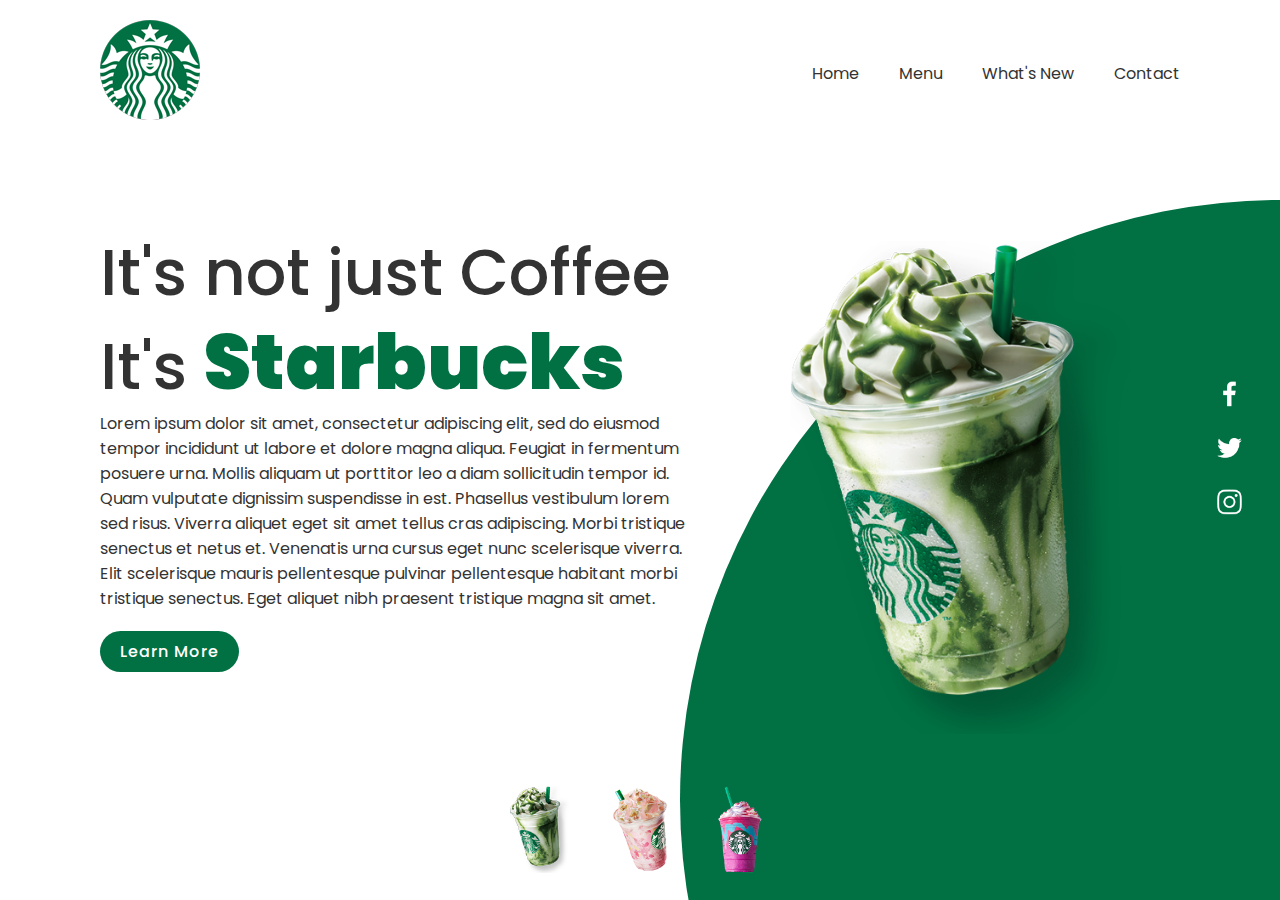
<file: index.html>
<!DOCTYPE html>
<html lang="en">
<head>
	<meta  charset="UTF-8">
	<title>Starbucks Website Landing Page</title>
	<link rel="stylesheet" href="style.css">
</head>
<body>
	<section>
		<div class="circle"></div>
		<header>
			<a href="#"><img src="logo.png" class="logo"></a>
			<ul>
				<li><a href="#">Home</a></li>
				<li><a href="#">Menu</a></li>
				<li><a href="#">What's New</a></li>
				<li><a href="#">Contact</a></li>
			</ul>
		</header>
		<div class="content">
			<div class="textBox">
				<h2>It's not just Coffee<br>It's <span>Starbucks</span></h2>
				<p>Lorem ipsum dolor sit amet, consectetur adipiscing elit, sed do eiusmod tempor incididunt ut labore et dolore magna aliqua. Feugiat in fermentum posuere urna. Mollis aliquam ut porttitor leo a diam sollicitudin tempor id. Quam vulputate dignissim suspendisse in est. Phasellus vestibulum lorem sed risus. Viverra aliquet eget sit amet tellus cras adipiscing. Morbi tristique senectus et netus et. Venenatis urna cursus eget nunc scelerisque viverra. Elit scelerisque mauris pellentesque pulvinar pellentesque habitant morbi tristique senectus. Eget aliquet nibh praesent tristique magna sit amet.</p>
				<a href="#">Learn More</a>	
			</div>
			<div class="imgBox">
				<img src="img1.png" class="starbucks">
			</div>
		</div>
		<ul class="thumb">
			<li><img src="thumb1.png" onclick="imgSlider('img1.png');changeCircleColor('#017143')"></li>
			<li><img src="thumb2.png" onclick="imgSlider('img2-1.png');changeCircleColor('#eb7495')"></li>
			<li><img src="thumb3.png" onclick="imgSlider('img3.png');changeCircleColor('#d752b1')"></li>
		</ul>
		<ul class="sci">
			<li><a href="#"><img src="facebook.png"></a></li>
			<li><a href="#"><img src="twitter.png"></a></li>
			<li><a href="#"><img src="instagram.png"></a></li>
		</ul>
	</section>

	<script type="text/javascript">
		function imgSlider(anything){
			document.querySelector('.starbucks').src = anything;
		}

		function changeCircleColor(color){
			const circle = document.querySelector('.circle');
			circle.style.background = color;
		}
	</script>
</body>
</html>
</file>
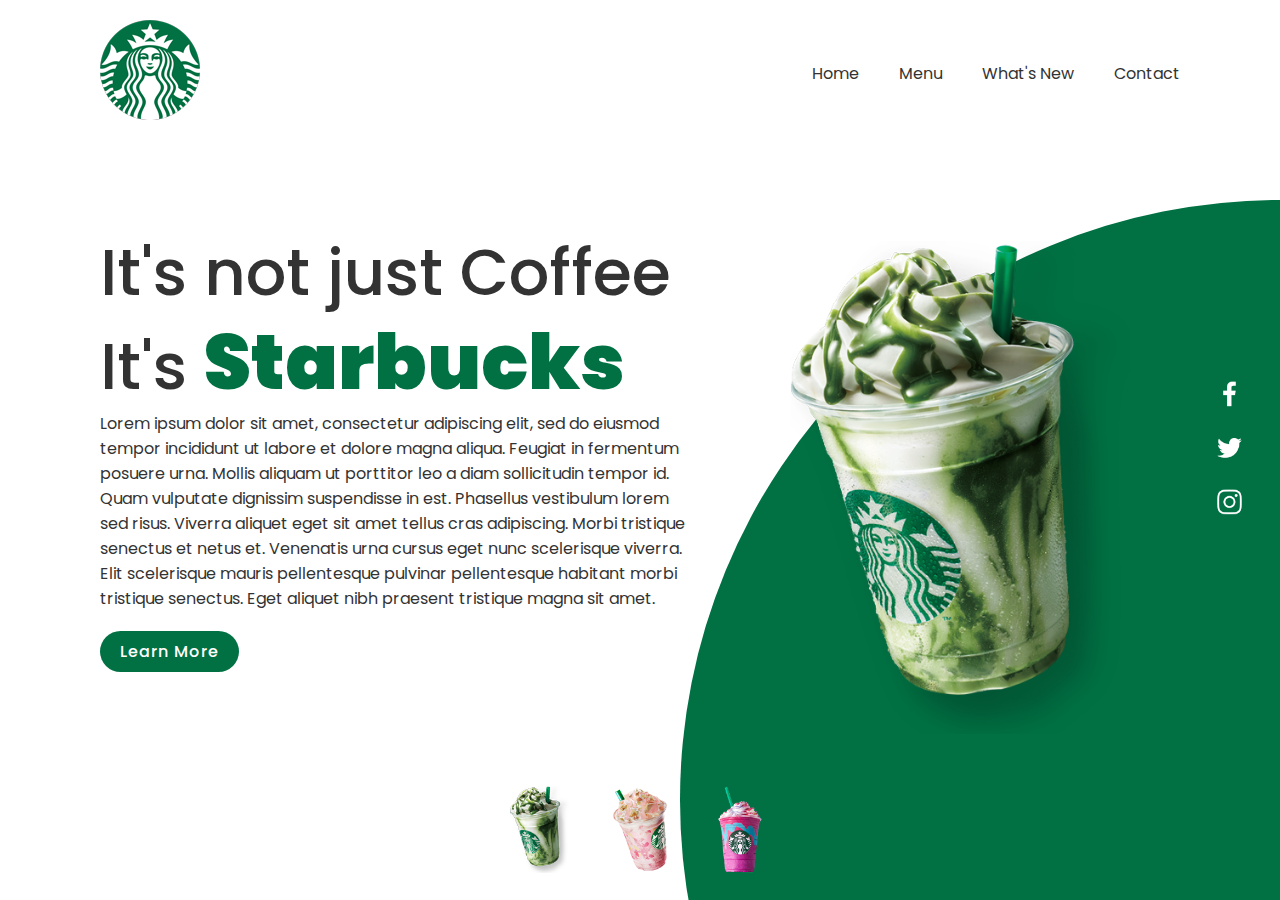
<file: contact.html>
<!DOCTYPE html>
<html lang="en">
<head>
	<meta  charset="UTF-8">
	<title>Starbucks Website Landing Page</title>
	<link rel="stylesheet" href="style.css">
</head>
<body>
	<section>
		<div class="circle"></div>
		<header>
			<a href="#"><img src="logo.png" class="logo"></a>
			<ul>
				<li><a href="https://harshitj07.github.io/starbucks_web/">Home</a></li>
				<li><a href="https://harshitj07.github.io/starbucks_web/menu/">Menu</a></li>
				<li><a href="https://harshitj07.github.io/starbucks_web/whatsnext/">What's New</a></li>
				<li><a href="https://harshitj07.github.io/starbucks_web/contact/" class="active">Contact</a></li>
			</ul>
		</header>
		<div class="content">
			<div class="textBox">
				<h2>It's not just Coffee<br>It's <span>Starbucks</span></h2>
				<p>Lorem ipsum dolor sit amet, consectetur adipiscing elit, sed do eiusmod tempor incididunt ut labore et dolore magna aliqua. Feugiat in fermentum posuere urna. Mollis aliquam ut porttitor leo a diam sollicitudin tempor id. Quam vulputate dignissim suspendisse in est. Phasellus vestibulum lorem sed risus. Viverra aliquet eget sit amet tellus cras adipiscing. Morbi tristique senectus et netus et. Venenatis urna cursus eget nunc scelerisque viverra. Elit scelerisque mauris pellentesque pulvinar pellentesque habitant morbi tristique senectus. Eget aliquet nibh praesent tristique magna sit amet.</p>
				<a href="#">Learn More</a>	
			</div>
			<div class="imgBox">
				<img src="img1.png" class="starbucks">
			</div>
		</div>
		<ul class="thumb">
			<li><img src="thumb1.png" onclick="imgSlider('img1.png');changeCircleColor('#017143')"></li>
			<li><img src="thumb2.png" onclick="imgSlider('img2-1.png');changeCircleColor('#eb7495')"></li>
			<li><img src="thumb3.png" onclick="imgSlider('img3.png');changeCircleColor('#d752b1')"></li>
		</ul>
		<ul class="sci">
			<li><a href="#"><img src="facebook.png"></a></li>
			<li><a href="#"><img src="twitter.png"></a></li>
			<li><a href="#"><img src="instagram.png"></a></li>
		</ul>
	</section>

	<script type="text/javascript">
		function imgSlider(anything){
			document.querySelector('.starbucks').src = anything;
		}

		function changeCircleColor(color){
			const circle = document.querySelector('.circle');
			circle.style.background = color;
		}
	</script>
</body>
</html>
</file>
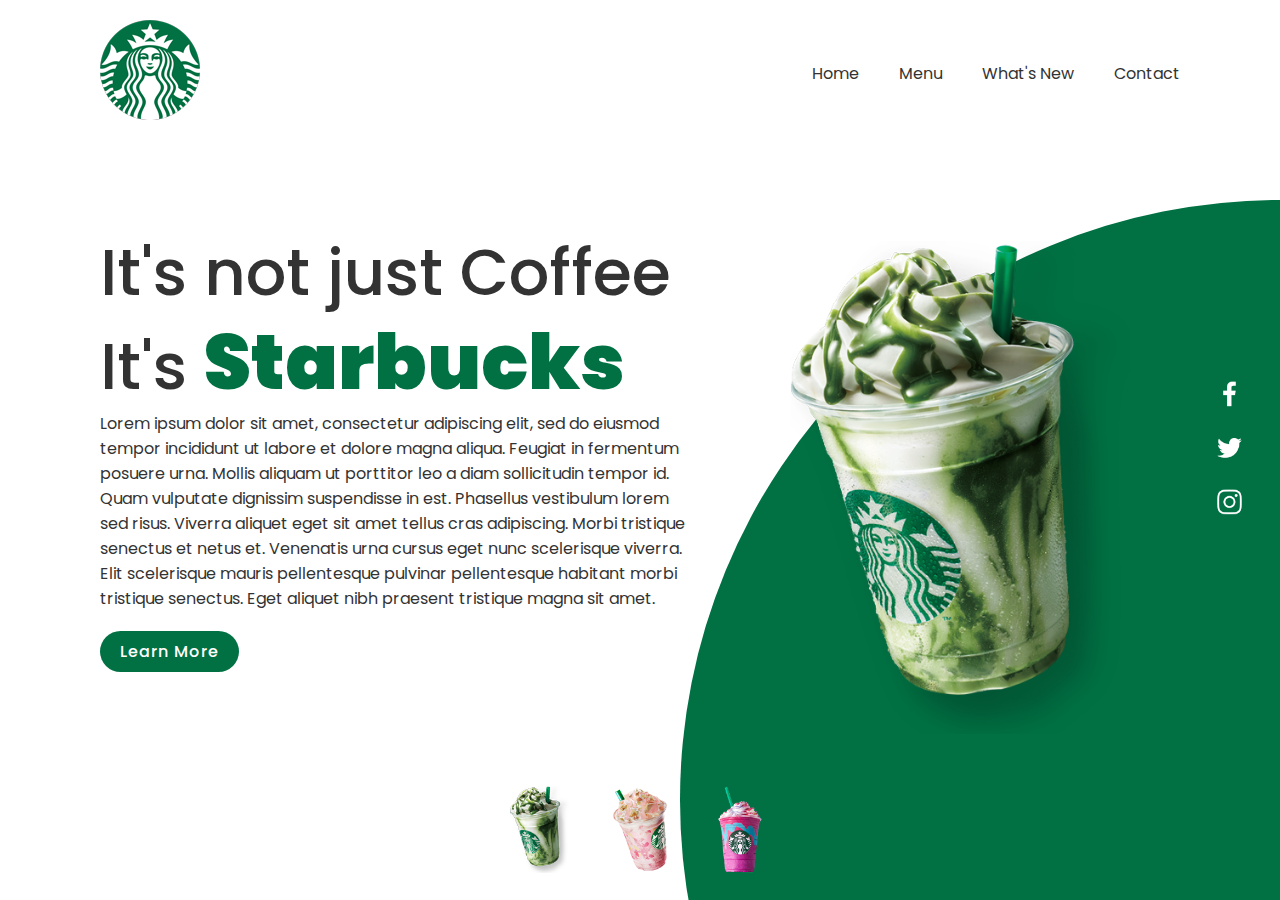
<file: menu.html>
<!DOCTYPE html>
<html lang="en">
<head>
	<meta  charset="UTF-8">
	<title>Starbucks Website Landing Page</title>
	<link rel="stylesheet" href="style.css">
</head>
<body>
	<section>
		<div class="circle"></div>
		<header>
			<a href="#"><img src="logo.png" class="logo"></a>
			<ul>
				<li><a href="https://harshitj07.github.io/starbucks_web/">Home</a></li>
				<li><a href="https://harshitj07.github.io/starbucks_web/menu/" class="active">Menu</a></li>
				<li><a href="https://harshitj07.github.io/starbucks_web/whatsnext/">What's New</a></li>
				<li><a href="https://harshitj07.github.io/starbucks_web/contact/">Contact</a></li>
			</ul>
		</header>
		<div class="content">
			<div class="textBox">
				<h2>It's not just Coffee<br>It's <span>Starbucks</span></h2>
				<p>Lorem ipsum dolor sit amet, consectetur adipiscing elit, sed do eiusmod tempor incididunt ut labore et dolore magna aliqua. Feugiat in fermentum posuere urna. Mollis aliquam ut porttitor leo a diam sollicitudin tempor id. Quam vulputate dignissim suspendisse in est. Phasellus vestibulum lorem sed risus. Viverra aliquet eget sit amet tellus cras adipiscing. Morbi tristique senectus et netus et. Venenatis urna cursus eget nunc scelerisque viverra. Elit scelerisque mauris pellentesque pulvinar pellentesque habitant morbi tristique senectus. Eget aliquet nibh praesent tristique magna sit amet.</p>
				<a href="#">Learn More</a>	
			</div>
			<div class="imgBox">
				<img src="img1.png" class="starbucks">
			</div>
		</div>
		<ul class="thumb">
			<li><img src="thumb1.png" onclick="imgSlider('img1.png');changeCircleColor('#017143')"></li>
			<li><img src="thumb2.png" onclick="imgSlider('img2-1.png');changeCircleColor('#eb7495')"></li>
			<li><img src="thumb3.png" onclick="imgSlider('img3.png');changeCircleColor('#d752b1')"></li>
		</ul>
		<ul class="sci">
			<li><a href="#"><img src="facebook.png"></a></li>
			<li><a href="#"><img src="twitter.png"></a></li>
			<li><a href="#"><img src="instagram.png"></a></li>
		</ul>
	</section>

	<script type="text/javascript">
		function imgSlider(anything){
			document.querySelector('.starbucks').src = anything;
		}

		function changeCircleColor(color){
			const circle = document.querySelector('.circle');
			circle.style.background = color;
		}
	</script>
</body>
</html>
</file>
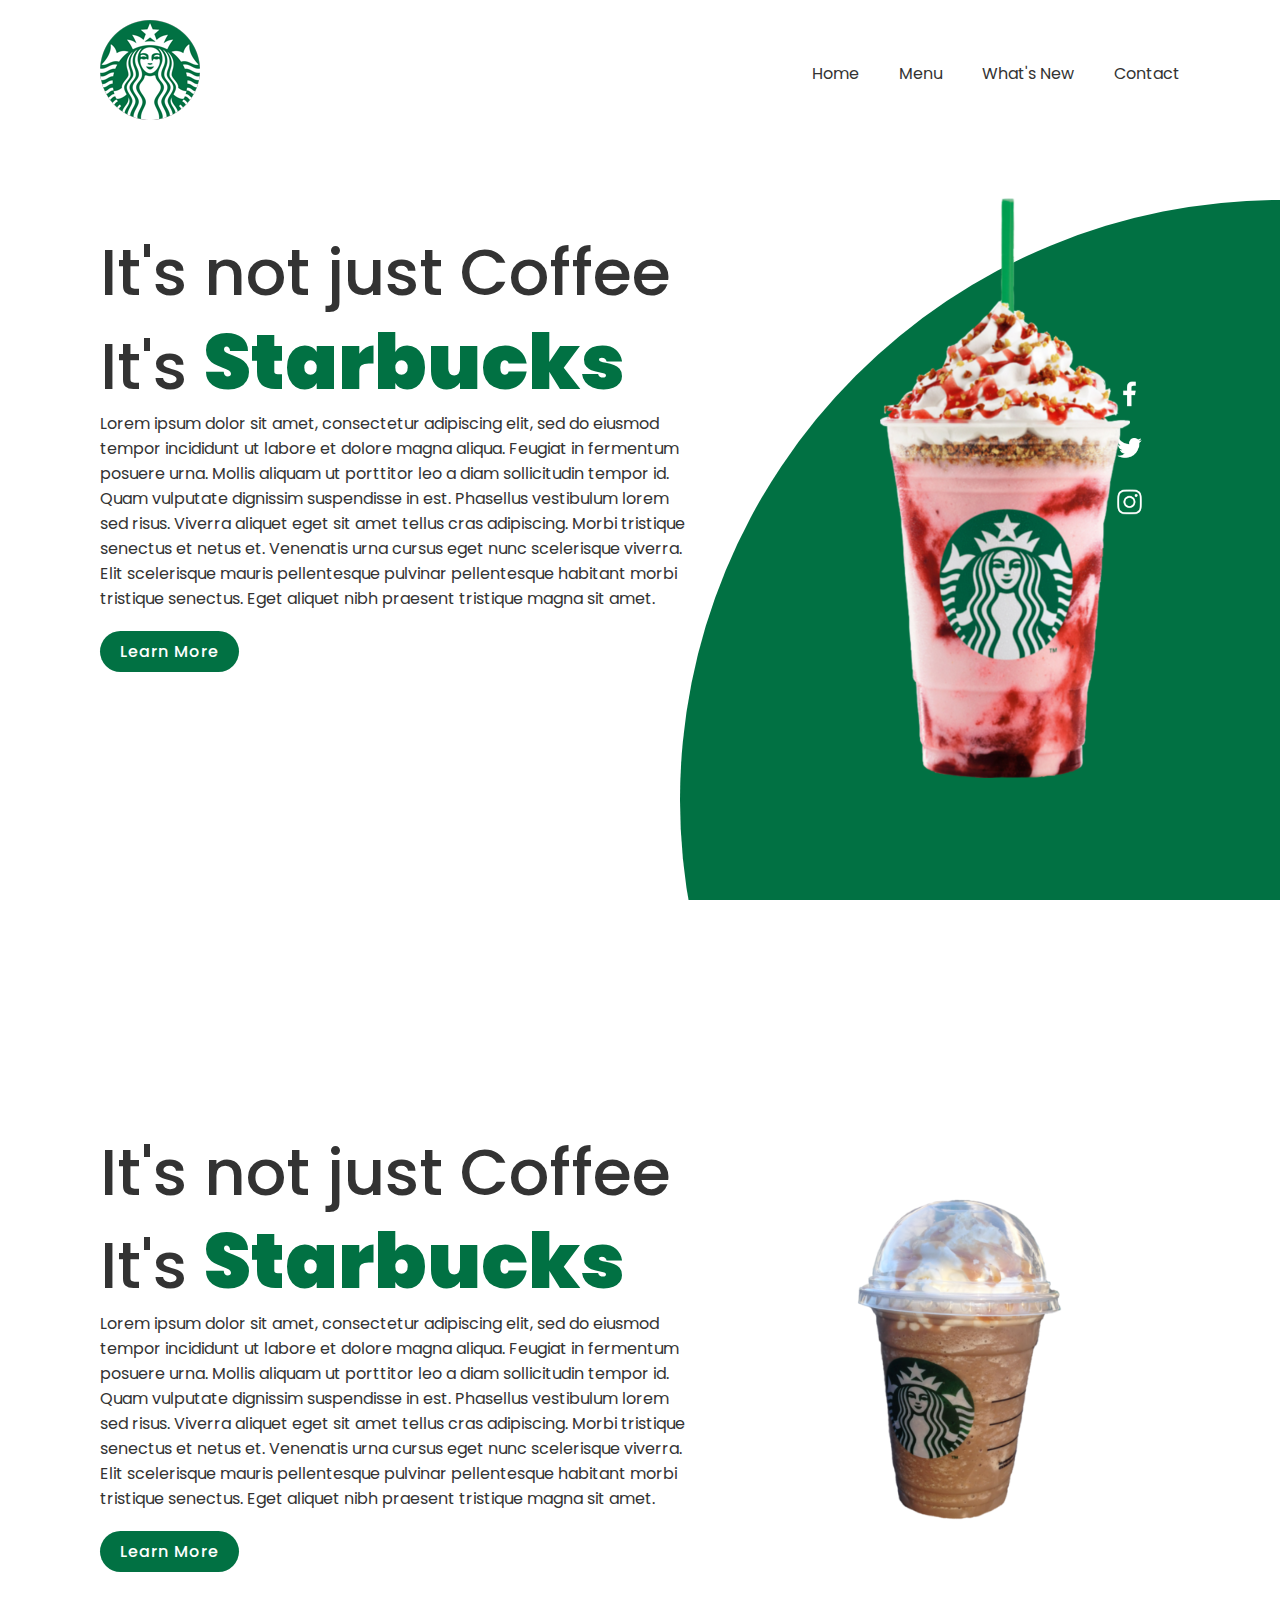
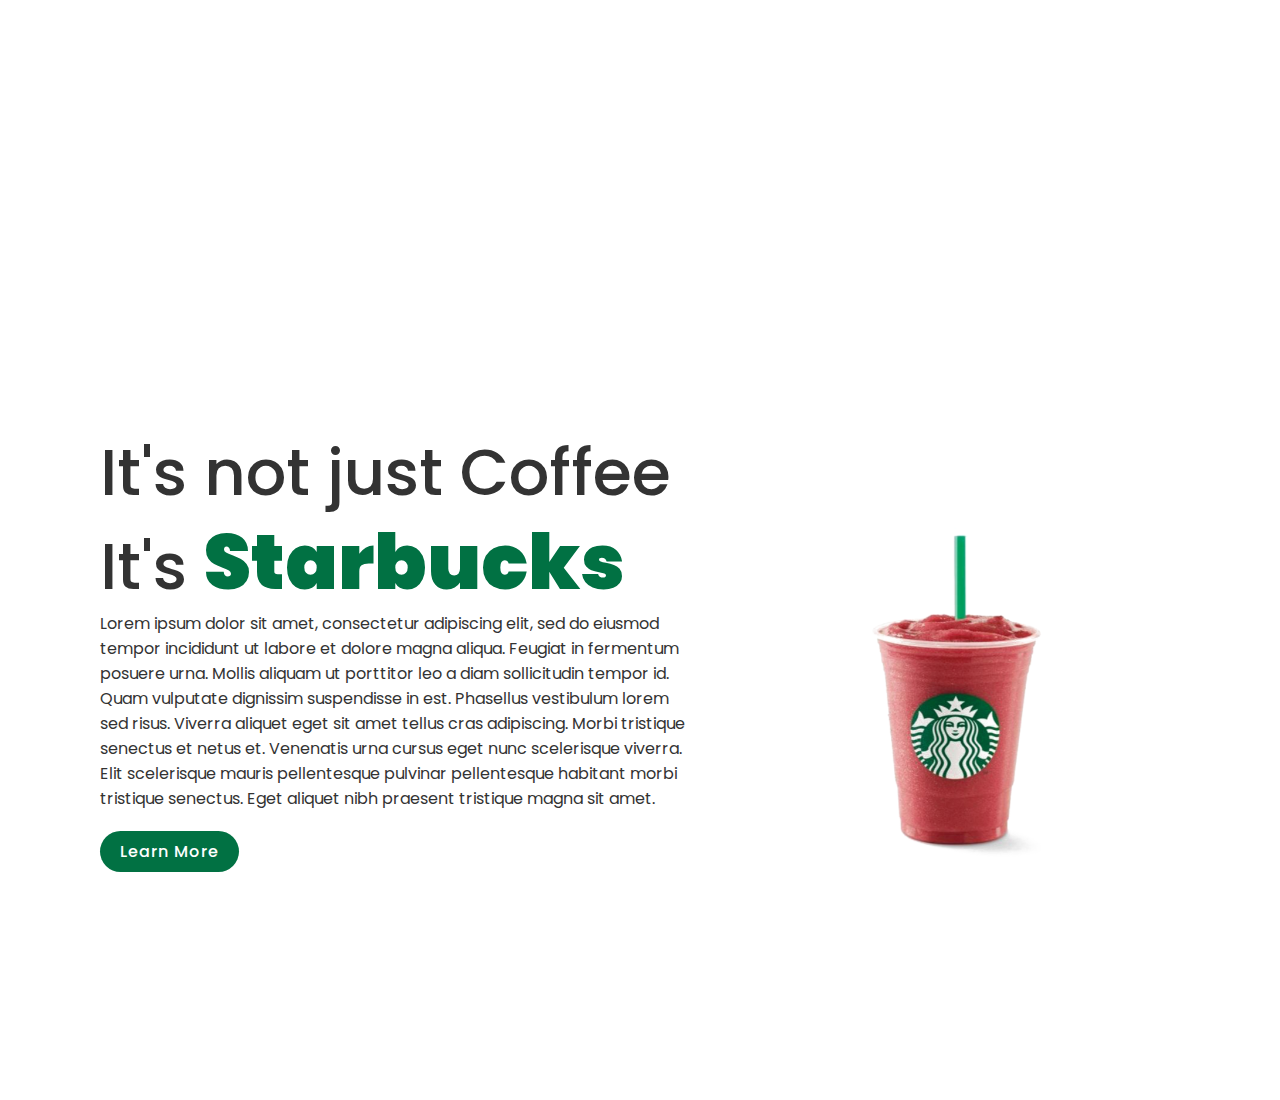
<file: whatsnew.html>
<!DOCTYPE html>
<html lang="en">
<head>
	<meta  charset="UTF-8">
	<title>Starbucks Website Landing Page</title>
	<link rel="stylesheet" href="style.css">
</head>
<body>
	<section>
		<div class="circle"></div>
		<header>
			<a href="#"><img src="logo.png" class="logo"></a>
			<ul>
				<li><a href="https://harshitj07.github.io/starbucks_web/">Home</a></li>
				<li><a href="https://harshitj07.github.io/starbucks_web/menu/">Menu</a></li>
				<li><a href="https://harshitj07.github.io/starbucks_web/whatsnext/" class="active" class="active">What's New</a></li>
				<li><a href="https://harshitj07.github.io/starbucks_web/contact/">Contact</a></li>
			</ul>
		</header>
		<div class="content">
			<div class="textBox">
				<h2>It's not just Coffee<br>It's <span>Starbucks</span></h2>
				<p>Lorem ipsum dolor sit amet, consectetur adipiscing elit, sed do eiusmod tempor incididunt ut labore et dolore magna aliqua. Feugiat in fermentum posuere urna. Mollis aliquam ut porttitor leo a diam sollicitudin tempor id. Quam vulputate dignissim suspendisse in est. Phasellus vestibulum lorem sed risus. Viverra aliquet eget sit amet tellus cras adipiscing. Morbi tristique senectus et netus et. Venenatis urna cursus eget nunc scelerisque viverra. Elit scelerisque mauris pellentesque pulvinar pellentesque habitant morbi tristique senectus. Eget aliquet nibh praesent tristique magna sit amet.</p>
				<a href="#">Learn More</a>	
			</div>
			<div class="imgBox">
				<img src="img4-1.png" class="starbucks">
			</div>
		<ul class="sci">
			<li><a href="#"><img src="facebook.png"></a></li>
			<li><a href="#"><img src="twitter.png"></a></li>
			<li><a href="#"><img src="instagram.png"></a></li>
		</ul>
	</section>

	<script type="text/javascript">
		function imgSlider(anything){
			document.querySelector('.starbucks').src = anything;
		}

		function changeCircleColor(color){
			const circle = document.querySelector('.circle');
			circle.style.background = color;
		}
	</script>
	<section>
		<div class="content">
				<div class="textBox">
					<h2>It's not just Coffee<br>It's <span>Starbucks</span></h2>
					<p>Lorem ipsum dolor sit amet, consectetur adipiscing elit, sed do eiusmod tempor incididunt ut labore et dolore magna aliqua. Feugiat in fermentum posuere urna. Mollis aliquam ut porttitor leo a diam sollicitudin tempor id. Quam vulputate dignissim suspendisse in est. Phasellus vestibulum lorem sed risus. Viverra aliquet eget sit amet tellus cras adipiscing. Morbi tristique senectus et netus et. Venenatis urna cursus eget nunc scelerisque viverra. Elit scelerisque mauris pellentesque pulvinar pellentesque habitant morbi tristique senectus. Eget aliquet nibh praesent tristique magna sit amet.</p>
					<a href="#">Learn More</a>	
				</div>
				<div class="imgBox">
					<img src="img5.png" class="starbucks">
				</div>
		</div>
		</div>
	</section>

	<script type="text/javascript">
		function imgSlider(anything){
			document.querySelector('.starbucks').src = anything;
		}

		function changeCircleColor(color){
			const circle = document.querySelector('.circle');
			circle.style.background = color;
		}
	</script>

	<section>
		<div class="content">
				<div class="textBox">
					<h2>It's not just Coffee<br>It's <span>Starbucks</span></h2>
					<p>Lorem ipsum dolor sit amet, consectetur adipiscing elit, sed do eiusmod tempor incididunt ut labore et dolore magna aliqua. Feugiat in fermentum posuere urna. Mollis aliquam ut porttitor leo a diam sollicitudin tempor id. Quam vulputate dignissim suspendisse in est. Phasellus vestibulum lorem sed risus. Viverra aliquet eget sit amet tellus cras adipiscing. Morbi tristique senectus et netus et. Venenatis urna cursus eget nunc scelerisque viverra. Elit scelerisque mauris pellentesque pulvinar pellentesque habitant morbi tristique senectus. Eget aliquet nibh praesent tristique magna sit amet.</p>
					<a href="#">Learn More</a>	
				</div>
				<div class="imgBox">
					<img src="img6-1.png" class="starbucks">
				</div>
		</div>
		</div>
	</section>

	<script type="text/javascript">
		function imgSlider(anything){
			document.querySelector('.starbucks').src = anything;
		}

		function changeCircleColor(color){
			const circle = document.querySelector('.circle');
			circle.style.background = color;
		}
	</script>
</body>
</html>
</file>
<file: style.css>
@import url('https://fonts.googleapis.com/css?family=Poppins:200,300,400,500,600,700,800,900%display=swap');

* {
	margin: 0;
	padding: 0;
	box-sizing: border-box;
	font-family: 'Poppins', sans-serif;
}

section {
	position: relative;
	width: 100%;
	min-height: 100vh;
	padding: 100px;
	display: flex;
	justify-content: space-between;
	align-items: center;
	background: #fff;
}

header {
	position: absolute;
	top: 0;
	left: 0;
	width: 100%;
	padding: 20px 100px;
	display: flex;
	justify-content: space-between;
	align-items: center;
}

header.logo {
	position: relative;
	max-width: 80px;
}

header ul {
	position: relative;
	display: flex;
}

header ul li {
	list-style: none;
}

header ul li a {
	display: inline-block;
	color: #333;
	font-weight: 400;
	margin-left: 40px;
	text-decoration: none;
}

.content {
	position: relative;
	width: 100%;
	display: flex;
	justify-content: space-between;
	align-items: center;
}

.content .textBox {
	position: relative;
	max-width: 600px;
}

.content .textBox h2 {
	color: #333;
	font-size: 4em;
	line-height: 1.4em;
	font-weight: 500;
}

.content .textBox h2 span {
	color: #017143;
	font-size: 1.2em;
	font-weight: 900;
}

.content .textBox p {
	color: #333;
}

.content .textBox a {
	display: inline-block;
	margin-top: 20px;
	padding: 8px 20px;
	background: #017143;
	color: #fff;
	border-radius: 40px;
	font-weight: 500;
	letter-spacing: 1px;
	text-decoration: none;
}

.content .imgBox {
	width: 600px;
	display: flex;
	justify-content: flex-end;
	padding-right: 50px;
	margin-top: 75px;
}

.content .imgBox img {
	max-width: 340px;
}

.thumb {
	position: absolute;
	left: 50%;
	bottom: 20px;
	transform: translateX(-50%);
	display: flex;
}

.thumb li {
	list-style: none;
	display: inline-block;
	margin: 0 20px;
	cursor: pointer;
	transition: 0.5s;
}
.thumb li:hover {
	transform: translateY(-15px);
}

.thumb li img {
	max-width: 60px;
}

.sci {
	position: absolute;
	top: 50%;
	right: 30px;
	transform: translateY(-50%);
	display: flex;
	justify-content: center;
	align-items: center;
	flex-direction: column;
}

.sci li {
	list-style: none;
}

.sci li a {
	display: inline-block;
	margin: 5px 0;
	transform: scale(0.6);
	filter: invert(1);
}

.circle {
	position: absolute;
	top: 0;
	left: 0;
	width: 100%;
	height: 100%;
	background: #017143;
	clip-path: circle(600px at right 800px);
}
</file>
